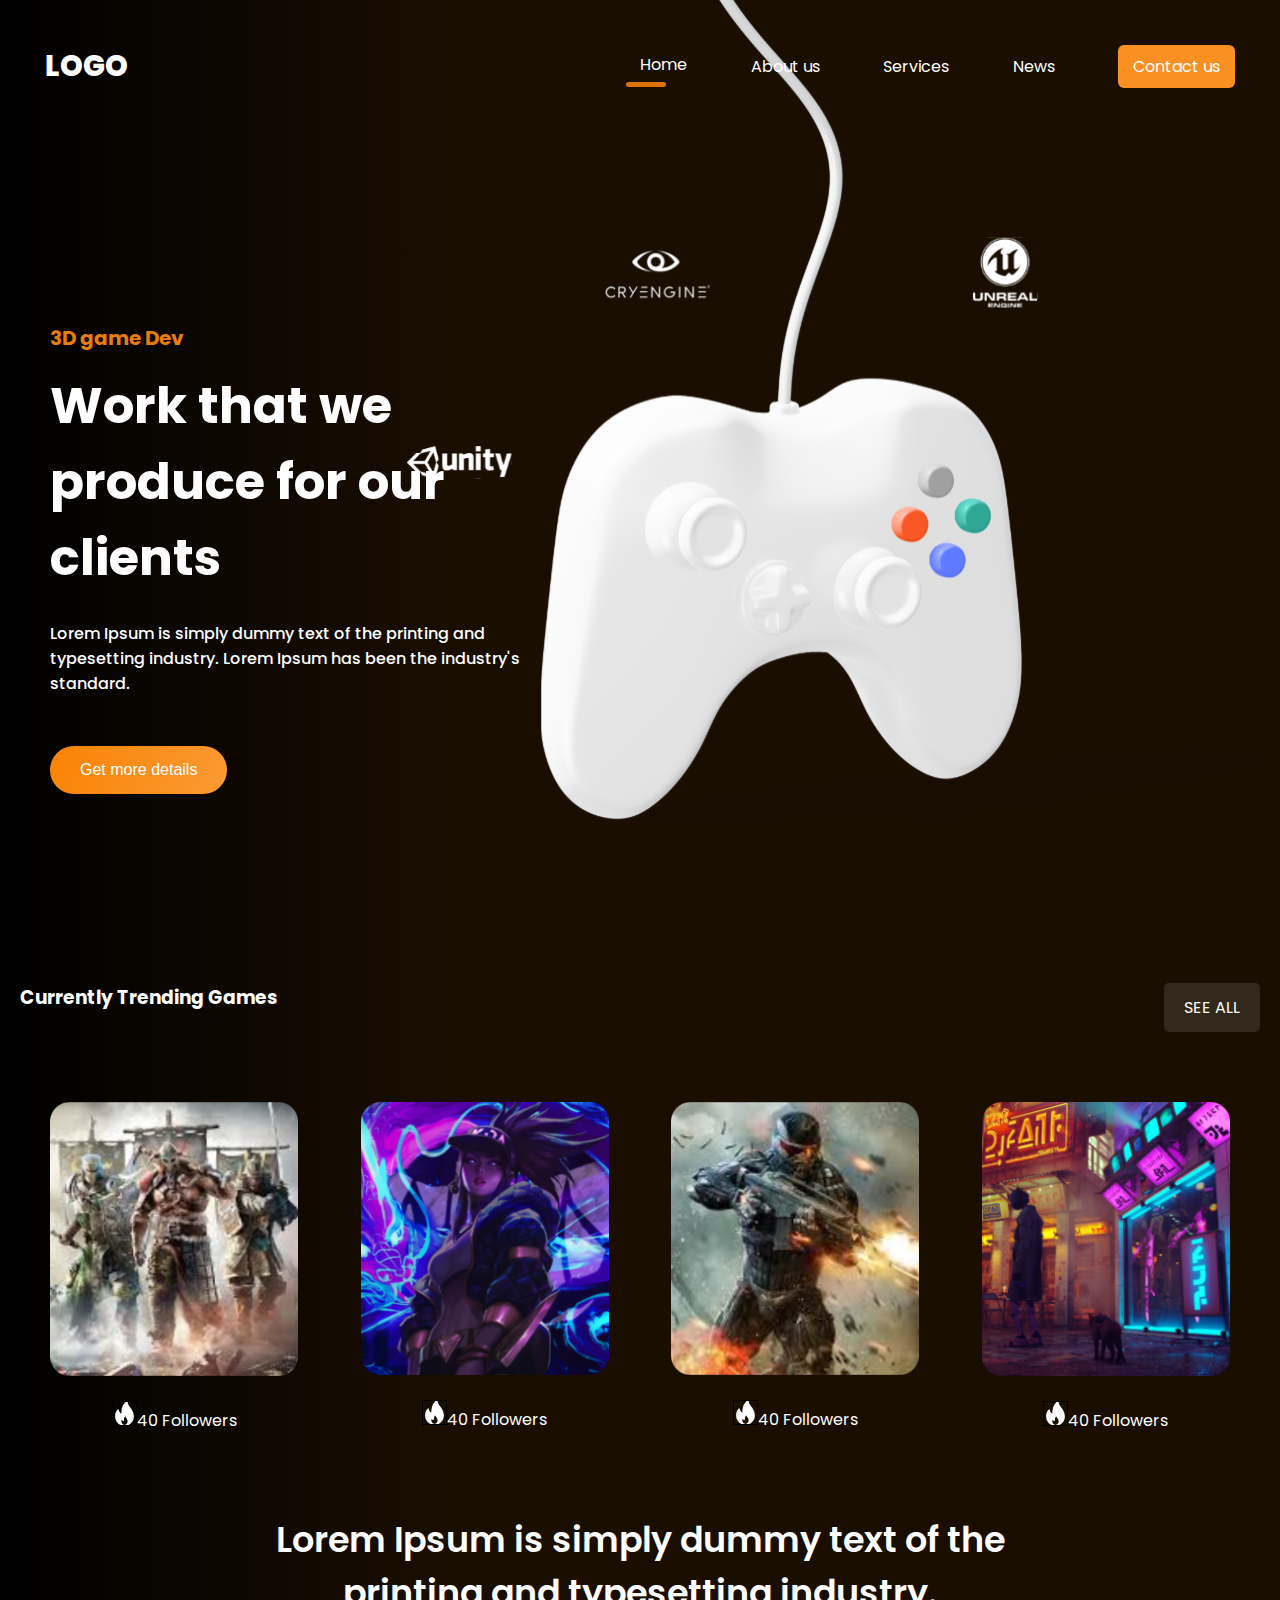
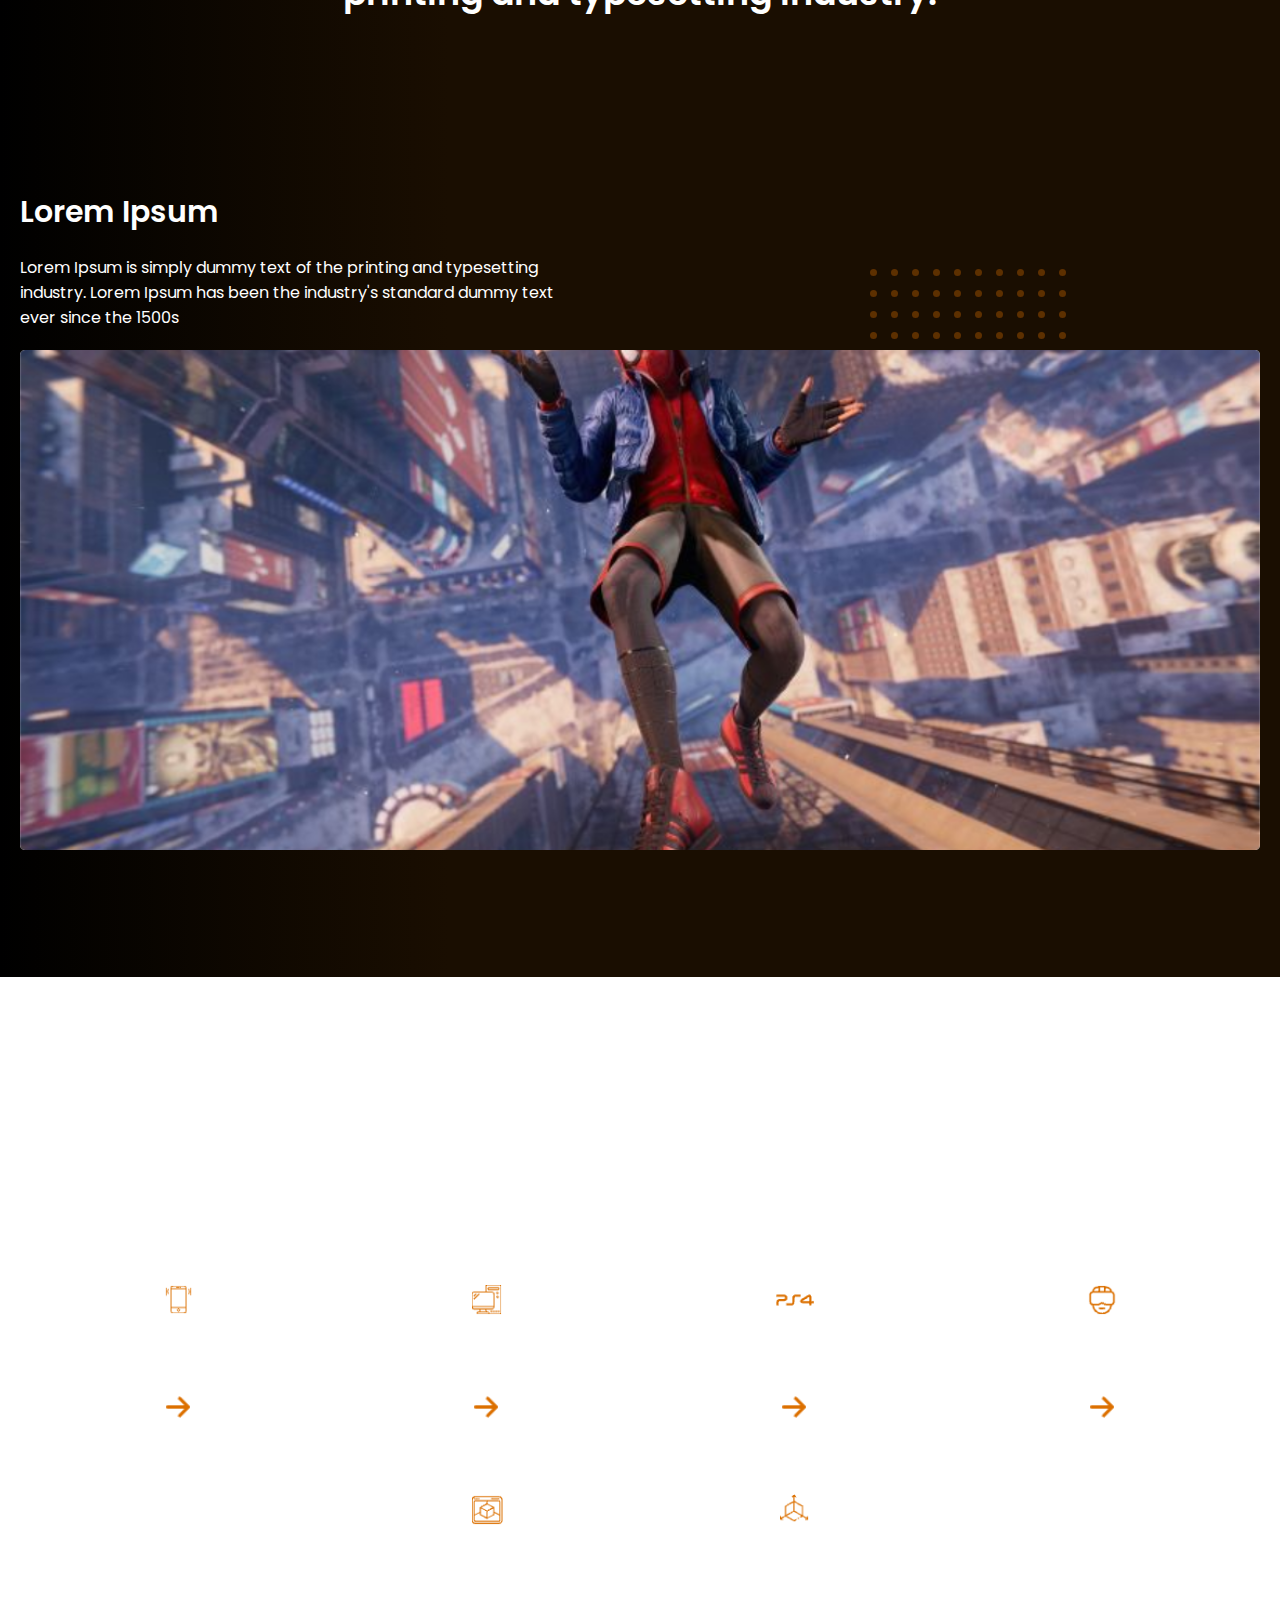
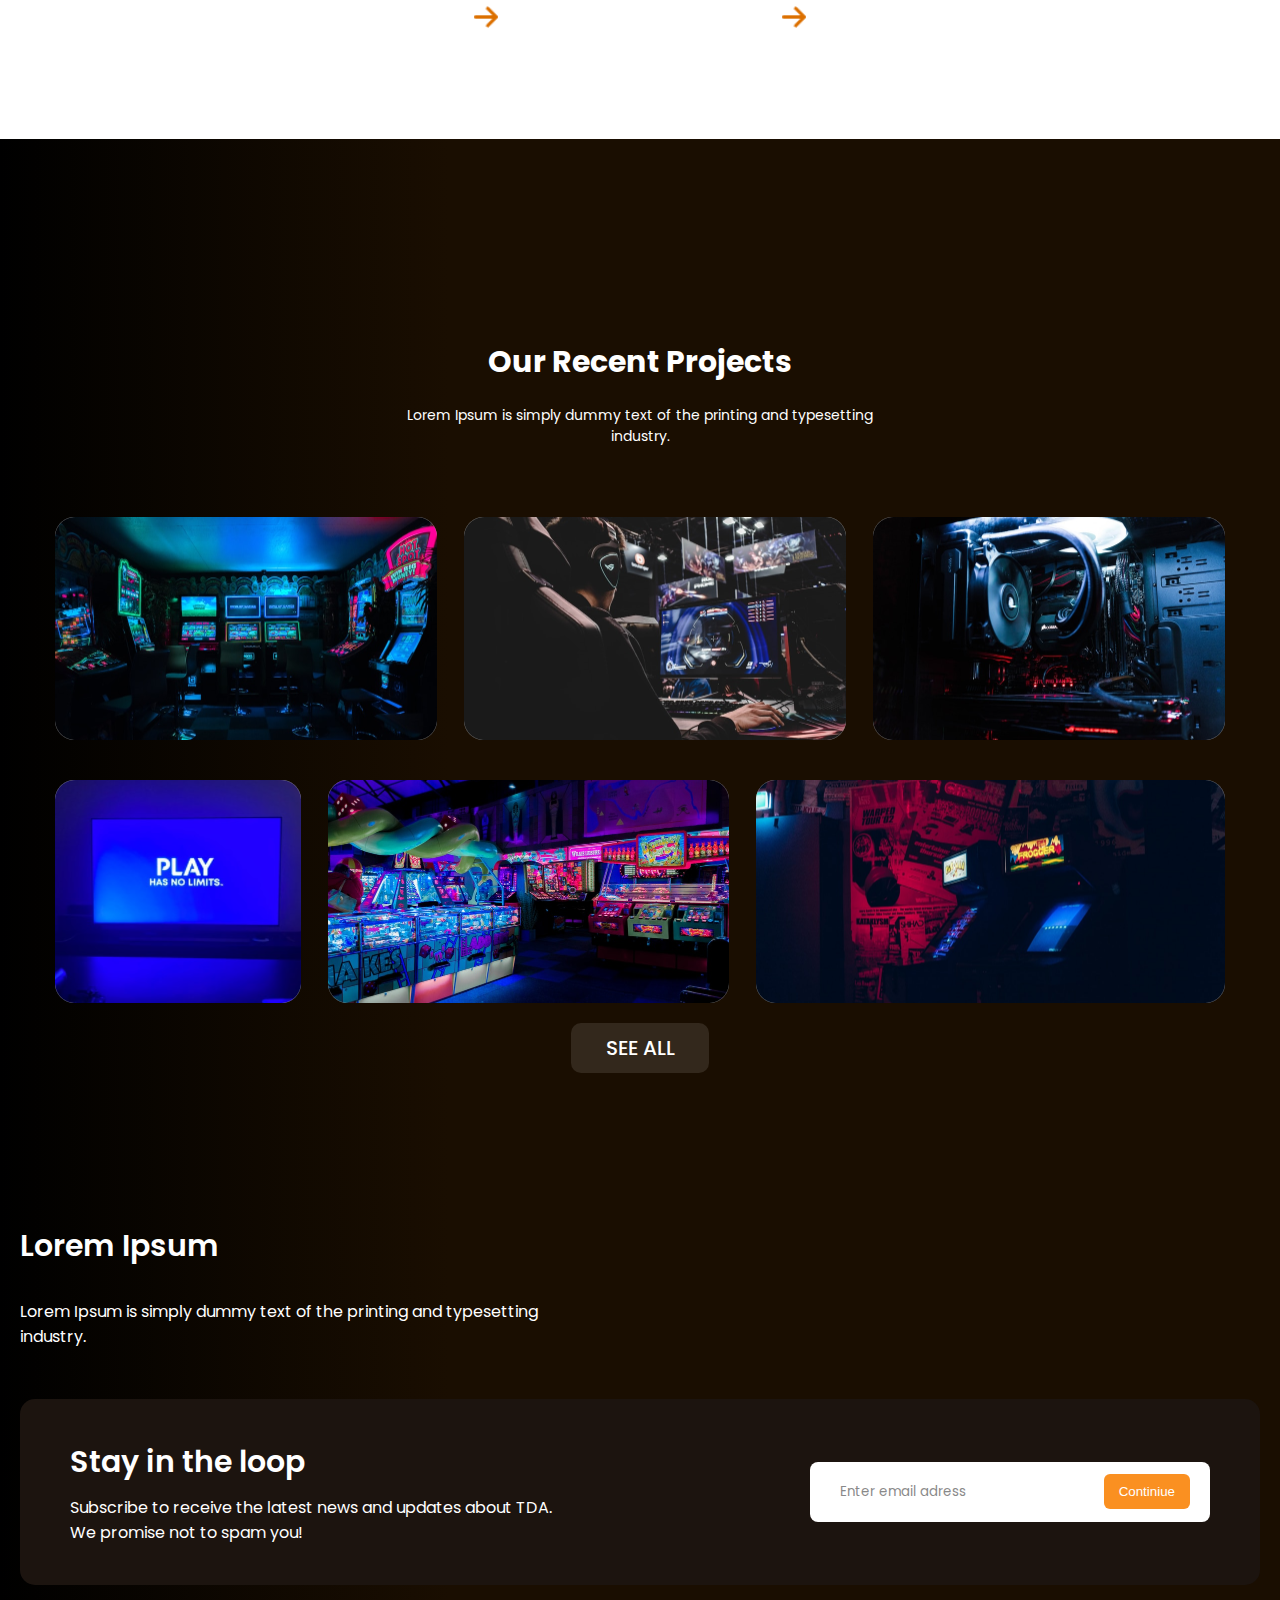
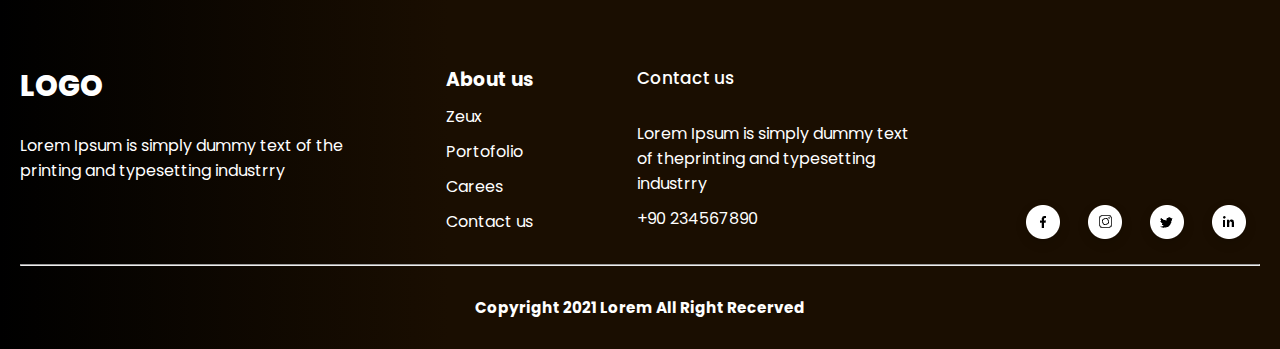
<file: index.html>
<!DOCTYPE html>
<html lang="en">
  <head>
    <meta charset="UTF-8" />
    <meta name="viewport" content="width=device-width, initial-scale=1.0" />
    <title>Document</title>
    <link rel="stylesheet" href="./style.css" />
  </head>
  <body>
    <div class="wrapper">
      <section class="head-section">
        <header class="header">
          <div class="nav-elements">
            <a href="#!" class="logo">Logo</a>
            <nav >
              <ul>
                <li class="active">
                    <a href="/">Home</a></li>
                <li><a href="/about.html">About us </a></li>
                <li><a href="/services.html">Services</a></li>
                <li><a href="./news.html">News</a></li>
                <li class="btn"><a href="./contact.html">Contact us</a></li>
              </ul>
            </nav>
          </div>
        </header>
        <div class="container">
          <div class="box-hero">
            <div class="hero--info">
              <h2>3D game Dev</h2>
              <h1>
                Work that we <br />
                produce for our <br />
                clients
              </h1>
              <div>
                <p>
                  Lorem Ipsum is simply dummy text of the printing and <br />
                  typesetting industry. Lorem Ipsum has been the industry's
                  <br />
                  standard.
                </p>
                <button class="btn">Get more details</button>
              </div>
            </div>

            <div class="img-right">
              <img class="mouse" src="./img/Joystick.svg" alt="Joystick img" />
            </div>
          </div>
        </div>
      </section>

      <div class="container">
        <div>
          <a href="#" class="see-all">SEE ALL</a>
          <h3>Currently Trending Games</h3>
        </div>
        <div class="games">
          <div class="block">
            <img src="./img/game1.png" alt="game1" />
            <span><img src="./img/fire.svg" alt="fire" />40 Followers</span>
          </div>
          <div class="block">
            <img src="./img/game2.png" alt="game1" />
            <span><img src="./img/fire.svg" alt="fire" />40 Followers</span>
          </div>
          <div class="block">
            <img src="./img/game3.png" alt="game1" />
            <span><img src="./img/fire.svg" alt="fire" />40 Followers</span>
          </div>
          <div class="block">
            <img src="./img/game4.png" alt="game1" />
            <span><img src="./img/fire.svg" alt="fire" />40 Followers</span>
          </div>
        </div>
      </div>

      <div class="container big-text">
        <p>
          Lorem Ipsum is simply dummy text of the printing and typesetting
          industry.
        </p>
      </div>

      <div class="container">
        <div class="banner">
          <div>
            <h3>Lorem Ipsum</h3>
            <h4>
              Lorem Ipsum is simply dummy text of the printing and typesetting
              industry. Lorem Ipsum has been the industry's standard dummy text
              ever since the 1500s
            </h4>
          </div>
          <img src="./img/spiderman.png" alt="" />
          <div class="circle">
            <img src="./img/circles.svg" alt="" />
          </div>
        </div>
      </div>
    </div>

<div class="features">
      <div class="container">
        <h3>
          Lorem Ipsum is simply dummy text of the printing and typesetting
          industry.
        </h3>
        <p class="title">
          Lorem Ipsum is simply dummy text of the printing and typesetting
          industry. Lorem Ipsum has been the industry's standard dummy text ever
          since the 1500s,
        </p>
        <div class="info">
          <div class="block">
            <img class="first" src="./img/feauture1.png" alt="#" />
            <p>Mobile Game Development</p>
            <img class="second" src="./img/arrow.png" alt="" />
          </div>
          <div class="block">
            <img class="first" src="./img/feauture2.png" alt="#" />
            <p>PC Game Development</p>
            <img class="second" src="./img/arrow.png" alt="" />
          </div>
          <div class="block">
            <img class="first" src="./img/feauture3.png" alt="#" />
            <p>PS4 Game Development</p>
            <img class="second" src="./img/arrow.png" alt="" />
          </div>
          <div class="block">
            <img class="first" src="./img/feauture4.png" alt="#" />
            <p>AR/VR Solutions</p>
            <img class="second" src="./img/arrow.png" alt="" />
          </div>
          <div class="block">
            <img class="first" src="./img/feauture5.png" alt="#" />
            <p>3D Modelings</p>
            <img class="second" src="./img/arrow.png" alt="" />
          </div>
          <div class="block">
            <img class="first" src="./img/feauture6.png" alt="#" />
            <p>AR/ VR design</p>
            <img class="second" src="./img/arrow.png" alt="" />
          </div>
        </div>
      </div>
    </div>

    <div class="wrapper">
      <div class="container">
        <div class="projects">
          <div>
            <h3>Our Recent Projects</h3>
            <p>
              Lorem Ipsum is simply dummy text of the printing and typesetting
              industry.
            </p>
          </div>
          <div class="images">
            <img src="./img/pr1.png" alt="#" />
            <img src="./img/pr2.png" alt="#" />
            <img src="./img/pr3.png" alt="#" />
          </div>
          <div class="images">
            <img src="./img/pr4.png" alt="#" />
            <img src="./img/pr5.png" alt="#" />
            <img src="./img/pr6.png" alt="#" />
          </div>
          <span class="btn2">
            <a href="#">SEE ALL</a>
          </span>
        </div>
      </div>

      <div class="container">
        <div class="email">
          <div>
            <h3 class="title1">Lorem Ipsum</h3>
            <p class="text">
              Lorem Ipsum is simply dummy text of the printing and typesetting
              industry.
            </p>
          </div>
          <div class="block">
            <div>
              <h3>Stay in the loop</h3>
              <p>
                Subscribe to receive the latest news and updates about TDA.
                <br />
                We promise not to spam you!
              </p>
            </div>
            <div>
              <input type="emails" placeholder="Enter email adress" />
              <button>Continiue</button>
            </div>
          </div>
        </div>
      </div>
    </div>


<footer class="wrapper">
      <div class="container">
        <div class="footer-blocks">
          <div class="footer-block">
            <span class="footer-logo">Logo</span>
            <p>
              Lorem Ipsum is simply dummy text of the <br> printing and typesetting
              industrry
            </p>
          </div>
          <div class="footer-block">
            <h3>About us</h3>
            <ul class="footer-ul">
              <li><a href="#!">Zeux</a></li>
              <li><a href="#!">Portofolio</a></li>
              <li><a href="#!">Carees</a></li>
              <li><a href="#!">Contact us</a></li>
            </ul>
          </div>
          <div class="footer-block">
            <h3 class="footer-title">Contact us</h3>
            <p class="footer-text"> Lorem Ipsum is simply dummy text  <br> 
               of theprinting and typesetting <br>
              industrry</p>
            <p>+90 234567890</p>
          </div>
          <div  class="footer-block1">
                <a href="">
                  <img src="./img/facebook.png" alt="facebook">
                </a>
                <a href="">
                  <img src="./img/instagram.png" alt="instagram">
                </a>
              
                <a href="">
                  <img src="./img/twitter.png" alt="facebook">
                </a>
              
                <a href="">
                  <img src="./img/linkedin.png" alt="facebook">
                </a>
          </div>
        </div>
        <hr>
        <div class="copyright">
          <h3>Copyright 2021 Lorem All Right Recerved</h3>
        </div>
      </div>
    </footer>
  </body>
</html>
</file>
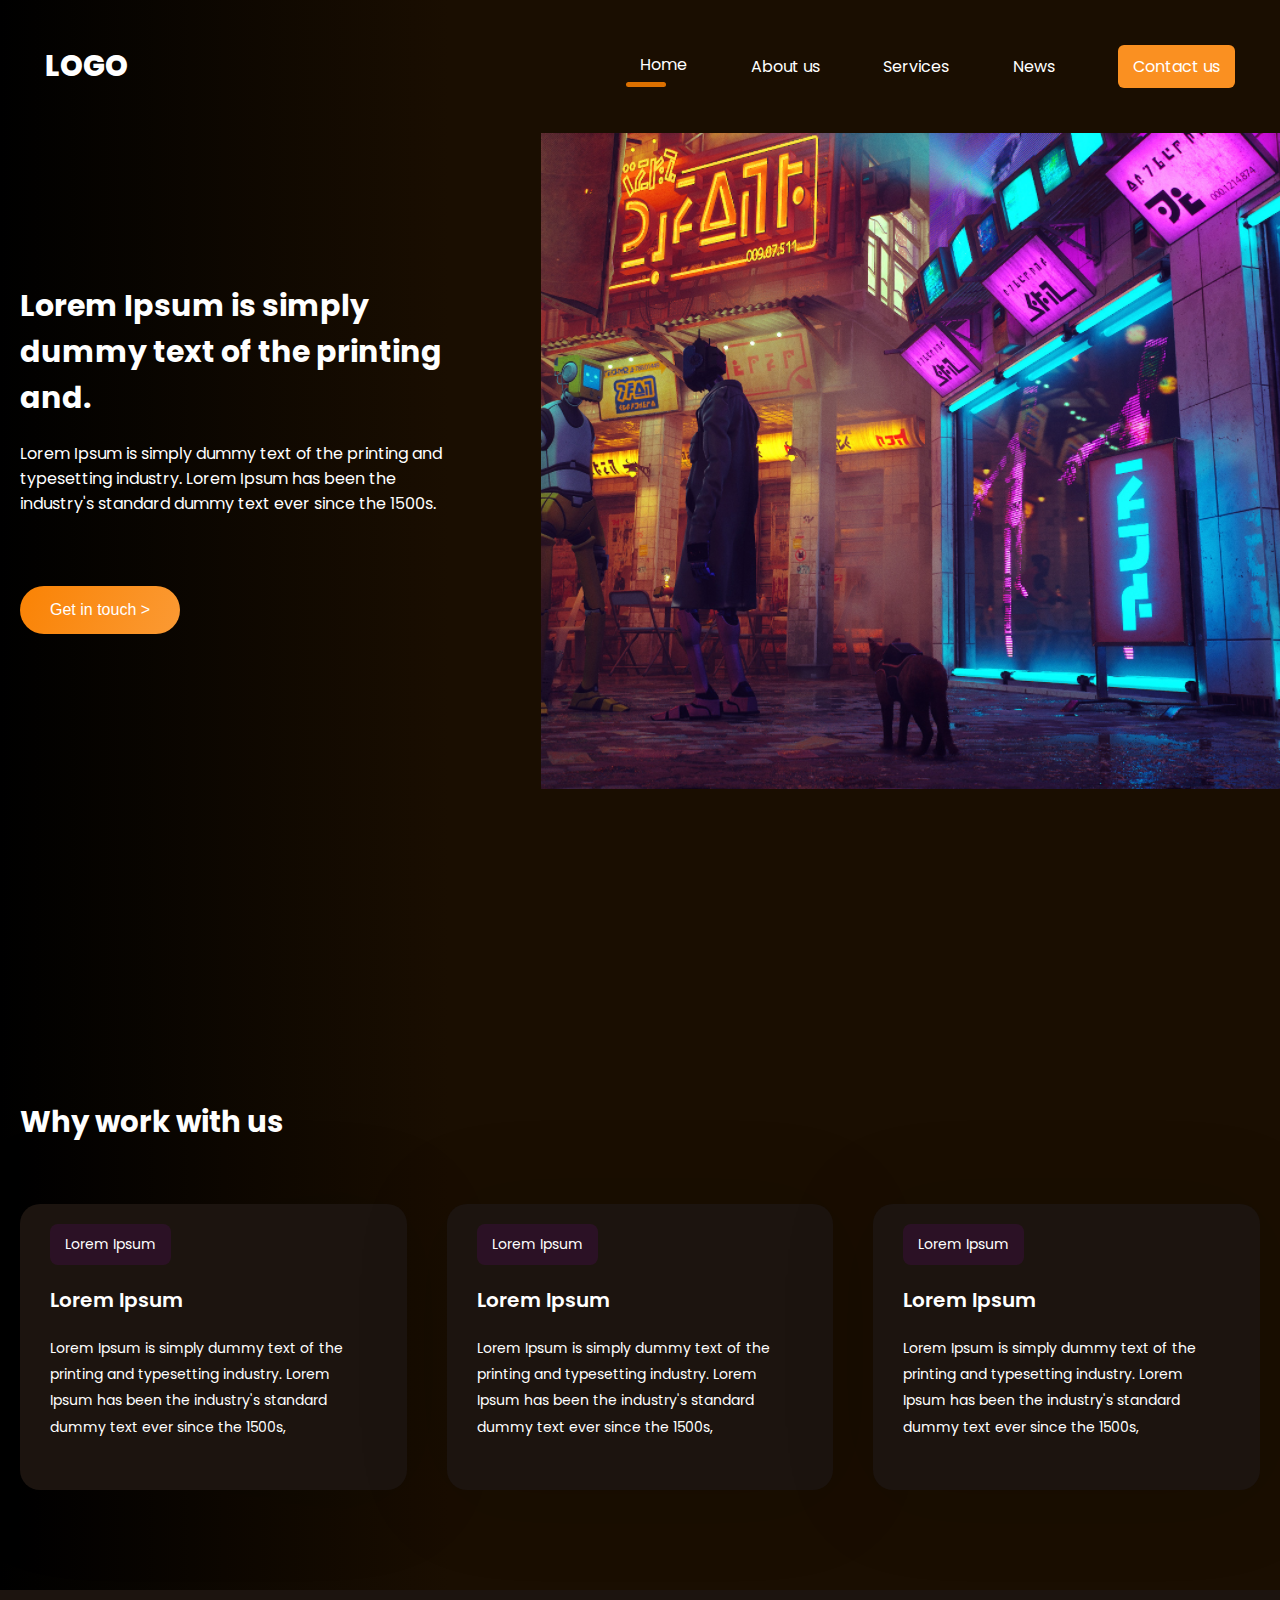
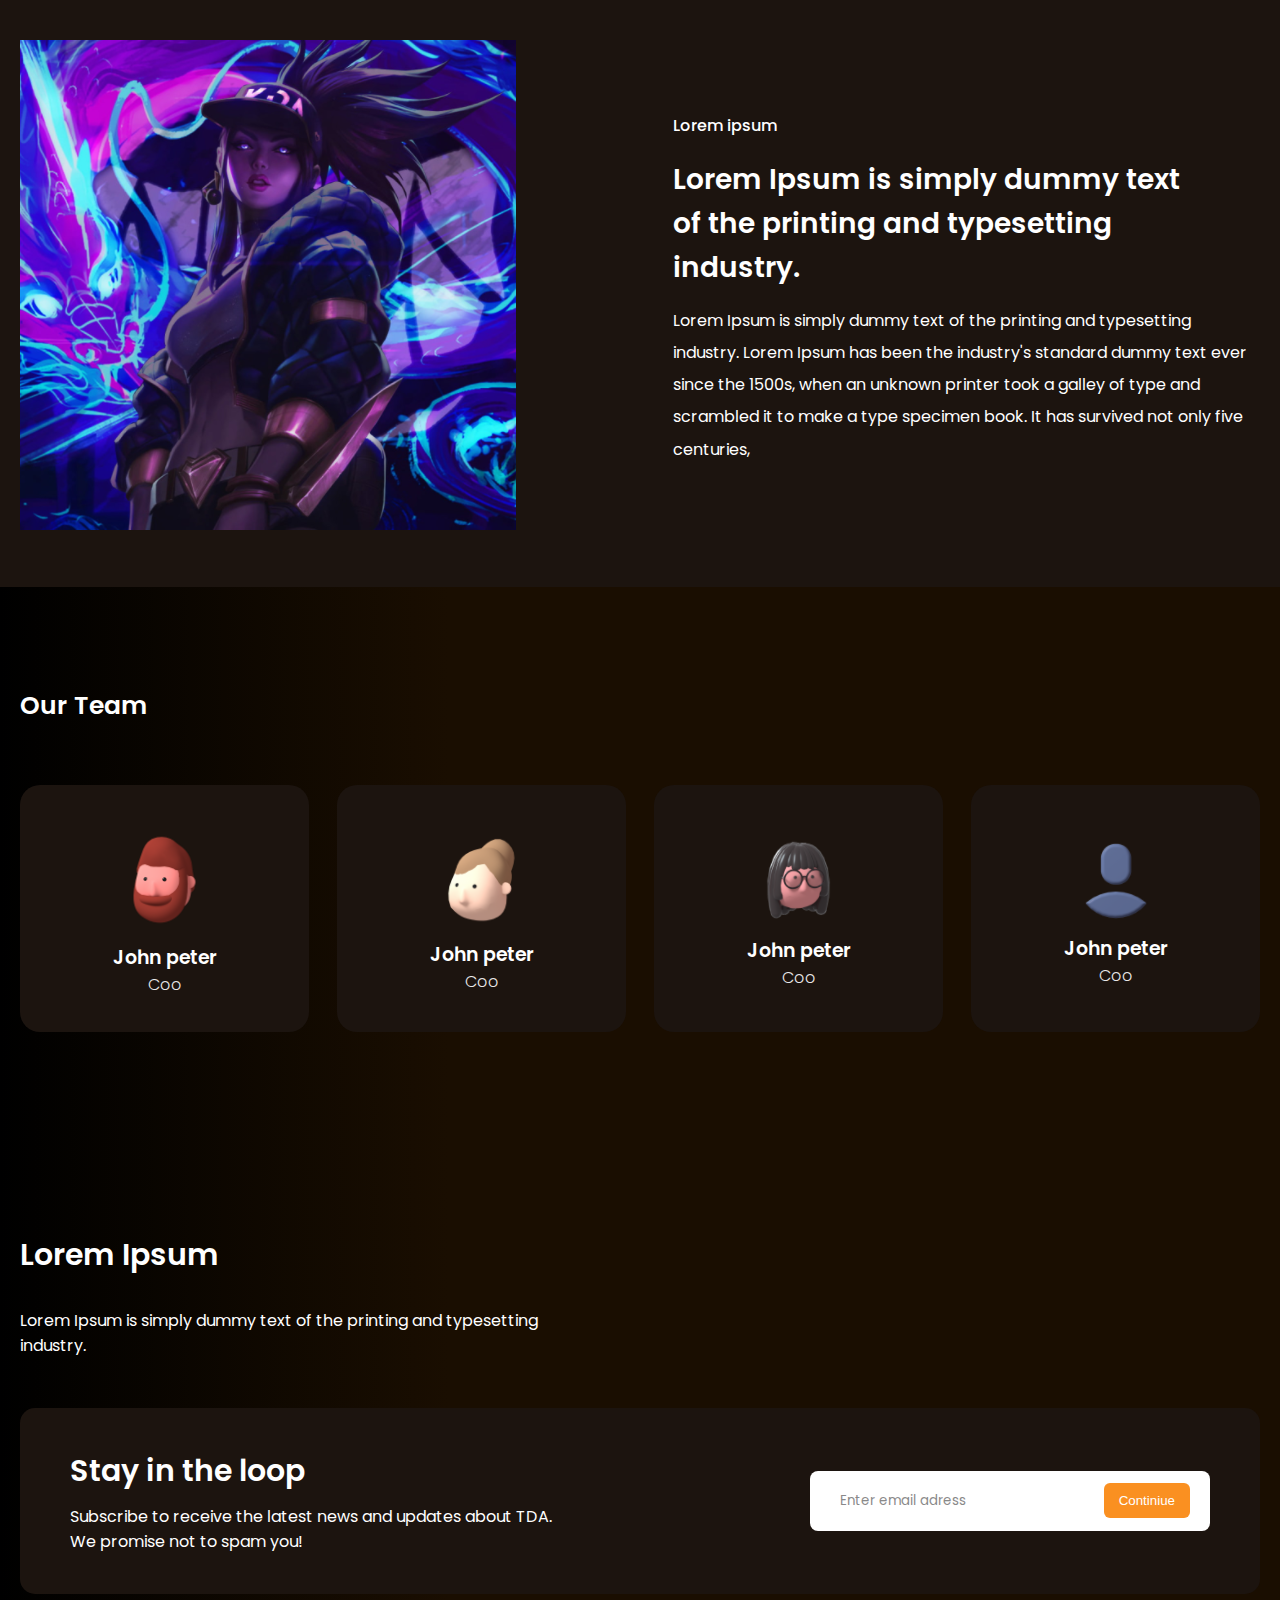
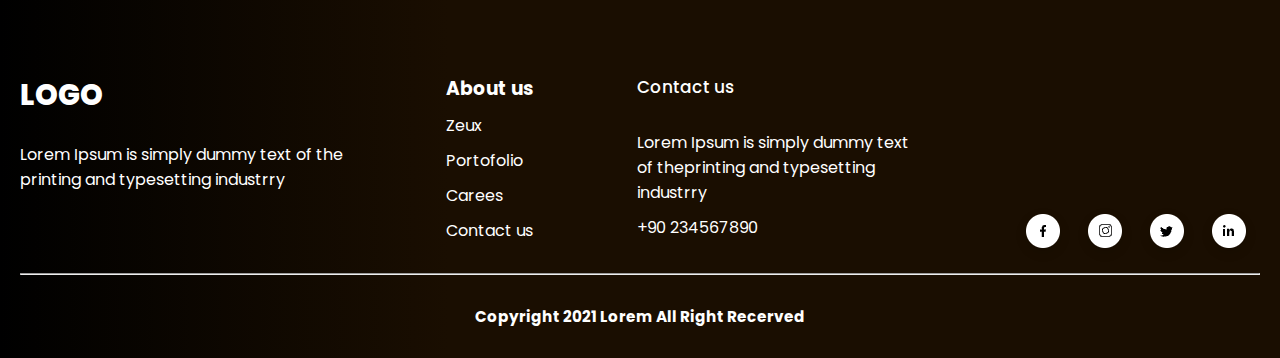
<file: about.html>
<!DOCTYPE html>
<html lang="en">
  <head>
    <meta charset="UTF-8" />
    <meta name="viewport" content="width=device-width, initial-scale=1.0" />
    <title>Document</title>
    <link rel="stylesheet" href="./style.css" />
    <link rel="stylesheet" href="./about.css" />
  </head>
  <body>
    <div class="wrapper">
      <section class="head-section">
        <header class="header">
          <div class="nav-elements">
            <a href="#!" class="logo">Logo</a>
            <nav>
              <ul>
                <li class="active">
                  <a href="/">Home</a>
                </li>
                <li><a href="/about.html">About us </a></li>
                <li><a href="/services.html">Services</a></li>
                <li><a href="./news.html">News</a></li>
                <li class="btn"><a href="./contact.html">Contact us</a></li>
              </ul>
            </nav>
          </div>
        </header>

        <div class="container">
          <div class="box-about">
            <div class="hero-about-info">
              <h3>
                Lorem Ipsum is simply <br />
                dummy text of the printing <br />
                and.
              </h3>
              <p>
                Lorem Ipsum is simply dummy text of the printing and <br />
                typesetting industry. Lorem Ipsum has been the <br />
                industry's standard dummy text ever since the 1500s.
              </p>
              <button class="btn">Get in touch ></button>
            </div>

            <div class="about-img-right">
              <img src="./img/heroimg.png" alt="heroimg" />
            </div>
          </div>
        </div>
      </section>

      <!-- cards -->
      <section class="cards">
        <div class="container">
          <div class="work">
            <h3>Why work with us</h3>
          </div>

          <div class="cards-block">
            <div class="card">
              <h3 class="card-title">Lorem Ipsum</h3>
              <h2 class="card-text">Lorem Ipsum</h2>
              <p class="card-description">
                Lorem Ipsum is simply dummy text of the printing and typesetting
                industry. Lorem Ipsum has been the industry's standard dummy
                text ever since the 1500s,
              </p>
            </div>
            <div class="card">
              <h3 class="card-title">Lorem Ipsum</h3>
              <h2 class="card-text">Lorem Ipsum</h2>
              <p class="card-description">
                Lorem Ipsum is simply dummy text of the printing and typesetting
                industry. Lorem Ipsum has been the industry's standard dummy
                text ever since the 1500s,
              </p>
            </div>
            <div class="card">
              <h3 class="card-title">Lorem Ipsum</h3>
              <h2 class="card-text">Lorem Ipsum</h2>
              <p class="card-description">
                Lorem Ipsum is simply dummy text of the printing and typesetting
                industry. Lorem Ipsum has been the industry's standard dummy
                text ever since the 1500s,
              </p>
            </div>
          </div>
        </div>
      </section>
    </div>
    

    <div class="section">
      <div class="container">
        <div class="section-content">
            <div class="content-img" >
                <img  src="./img/heroimg2.png" alt="heroimg" />
            </div>
      
              <div class="section-desc">
                <h3 class="section-desc-title">Lorem ipsum</h3>
                <p class="section-desc-text">
                  Lorem Ipsum is simply dummy text <br>
                   of the printing and typesetting  <br>
                  industry.
                </p>
                <p class="section-desc-description">
                  Lorem Ipsum is simply dummy text of the printing and typesetting 
                  industry. Lorem Ipsum has been the industry's standard dummy  text
                  ever since the 1500s, when an unknown printer took a galley of  type
                  and scrambled it to make a type specimen book. It has  survived not
                  only five centuries,
                </p>
              </div>
        </div>
      </div>
    </div>




    <div class="wrapper">
        <div class="container">
            <div class="team"> 
              <h3>Our Team</h3>
              <div class="team-blocks">
                <div class="team-block">
                  <img src="./img/team1.png" alt="team1" />
                  <h4>John peter</h4>
                  <p>Coo</p>
                </div>
                <div class="team-block">
                  <img src="./img/team2.png" alt="team2" />
                  <h4>John peter</h4>
                  <p>Coo</p>
                </div>
                <div class="team-block">
                  <img src="./img/team3.png" alt="team3" />
                  <h4>John peter</h4>
                  <p>Coo</p>
                </div>
                <div class="team-block">
                  <img src="./img/team4.png" alt="team4" />
                  <h4>John peter</h4>
                  <p>Coo</p>
                </div>
              </div>
            </div>

            <div class="email">
              <div>
                <h3 class="title1">Lorem Ipsum</h3>
                <p class="text">
                  Lorem Ipsum is simply dummy text of the printing and typesetting
                  industry.
                </p>
              </div>
              <div class="block">
                <div>
                  <h3>Stay in the loop</h3>
                  <p>
                    Subscribe to receive the latest news and updates about TDA.
                    <br />
                    We promise not to spam you!
                  </p>
                </div>
                <div>
                  <input type="emails" placeholder="Enter email adress" />
                  <button>Continiue</button>
                </div>
              </div>
            </div>
          </div>
    </div>

    <footer class="wrapper">
      <div class="container">
        <div class="footer-blocks">
          <div class="footer-block">
            <span class="footer-logo">Logo</span>
            <p>
              Lorem Ipsum is simply dummy text of the <br />
              printing and typesetting industrry
            </p>
          </div>
          <div class="footer-block">
            <h3>About us</h3>
            <ul class="footer-ul">
              <li><a href="#!">Zeux</a></li>
              <li><a href="#!">Portofolio</a></li>
              <li><a href="#!">Carees</a></li>
              <li><a href="#!">Contact us</a></li>
            </ul>
          </div>
          <div class="footer-block">
            <h3 class="footer-title">Contact us</h3>
            <p class="footer-text">
              Lorem Ipsum is simply dummy text <br />
              of theprinting and typesetting <br />
              industrry
            </p>
            <p>+90 234567890</p>
          </div>
          <div class="footer-block1">
            <a href="">
              <img src="./img/facebook.png" alt="facebook" />
            </a>
            <a href="">
              <img src="./img/instagram.png" alt="instagram" />
            </a>

            <a href="">
              <img src="./img/twitter.png" alt="facebook" />
            </a>

            <a href="">
              <img src="./img/linkedin.png" alt="facebook" />
            </a>
          </div>
        </div>
        <hr />
        <div class="copyright">
          <h3>Copyright 2021 Lorem All Right Recerved</h3>
        </div>
      </div>
    </footer>
  </body>
</html>
</file>
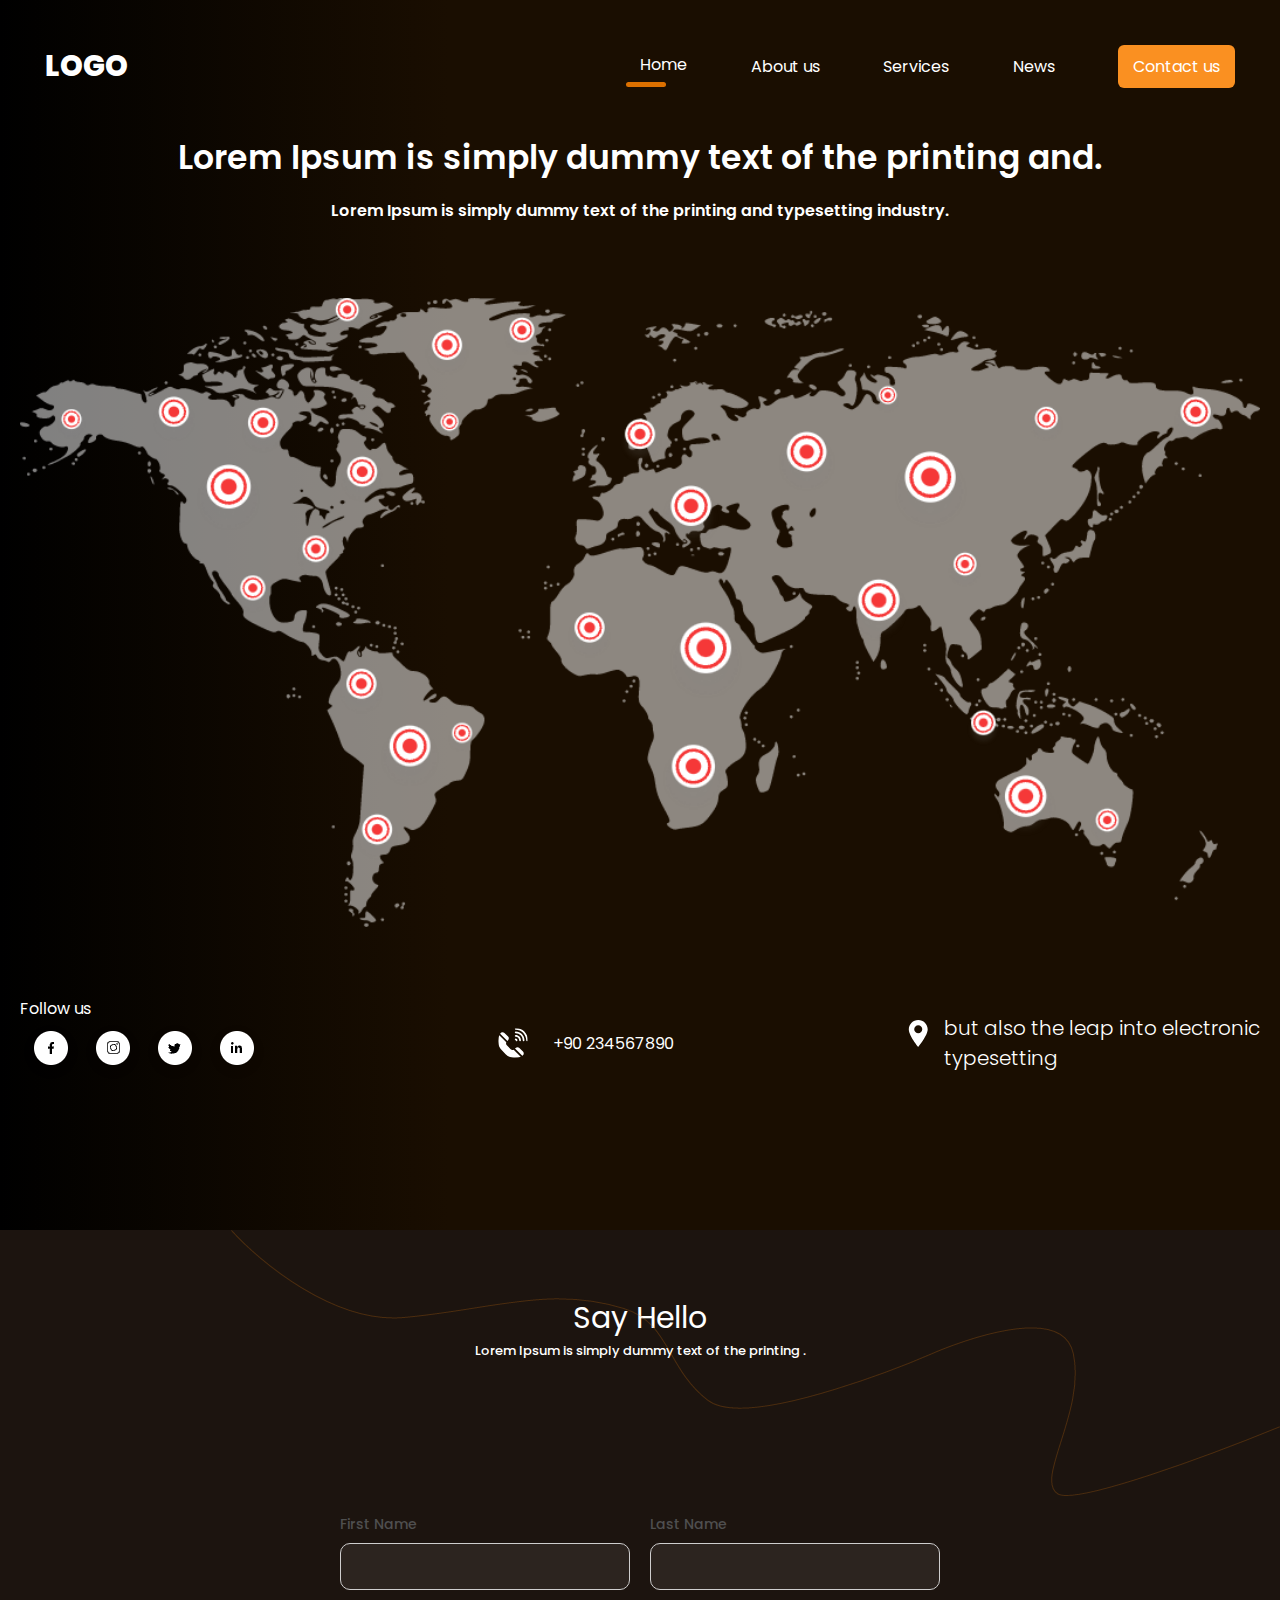
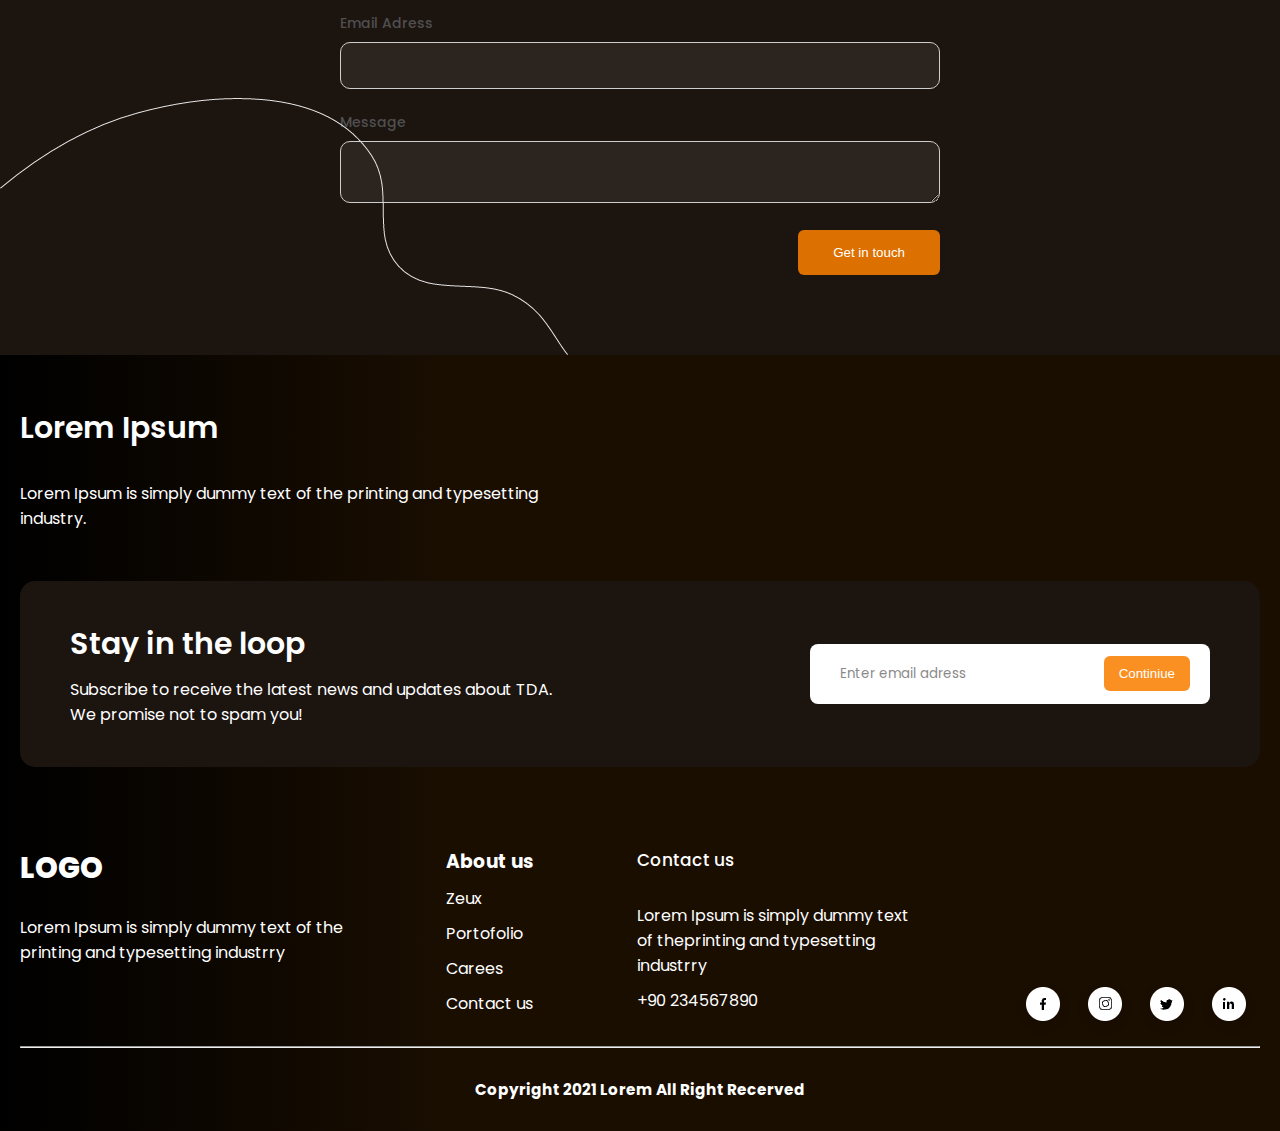
<file: contact.html>
<!DOCTYPE html>
<html lang="en">
  <head>
    <meta charset="UTF-8" />
    <meta name="viewport" content="width=device-width, initial-scale=1.0" />
    <title>Document</title>
    <link rel="stylesheet" href="./style.css" />
    <link rel="stylesheet" href="./contact.css" />
  </head>
  <body>
    <div class="wrapper">
      <section class="head-section">
        <header class="header">
          <div class="nav-elements">
            <a href="#!" class="logo">Logo</a>
            <nav>
                <ul>
                    <li class="active">
                        <a href="/">Home</a></li>
                    <li><a href="/about.html">About us </a></li>
                    <li><a href="/services.html">Services</a></li>
                    <li><a href="./news.html">News</a></li>
                    <li class="btn"><a href="./contact.html">Contact us</a></li>
                </ul>
            </nav>
          </div>
        </header>

        <div class="map">
          <div class="container">
            <div class="map-block">
                <div class="map-desc">
                  <h3 class="map-title">Lorem Ipsum is simply dummy text of the printing and.</h3>
                <p class="map-text">
                  Lorem Ipsum is simply dummy text of the printing and typesetting industry. 
                </p>
                </div>
                <img class="map-img" src="./img/map.png" alt="map">
            </div>

            <div class="contact-block">
                  <div class="follow">
                    <div class="follow-text">Follow us</div>
                      <div  class="footer-block1">
                        <a href="#">
                          <img src="./img/facebook.png" alt="facebook">
                        </a>
                        <a href="#">
                          <img src="./img/instagram.png" alt="instagram">
                        </a>
                      
                        <a href="#">
                          <img src="./img/twitter.png" alt="facebook">
                        </a>
                      
                        <a href="#">
                          <img src="./img/linkedin.png" alt="facebook">
                        </a>
                      </div>
                  </div>

                  <div class="phone">
                    <img src="./img/phone.svg" alt="phone" class="phone-img">
                    <p class="phone-numb">
                      +90 234567890
                    </p>
                  </div>
                  
                  <div class="location">
                    <img src="./img/location.svg" alt="location" class="location-img">
                    <p class="location-text">
                      but also the leap into electronic <br>
                      typesetting
                    </p>
                   </div>
            </div>

            

          </div>
        </div>
      </section>
    </div>

    <div class="form">
        <div class="line">
          <div >
            <img class="line1" src="./img/line1.png" alt="">
          </div>
          <div >
            <img class="line2" src="./img/line2.png" alt="">
          </div>
        </div>
        <div class="container">
          <div class="form-block">
              <div class="form-about">
                  <h3 class="form-text">
                    Say Hello
                  </h3>
                  <p class="form-title">
                    Lorem Ipsum is simply dummy text of the printing .
                  </p>
              </div>

              <div class="form-input">
                <div class="input-name">
                  <div class="first-name">
                    <label class="input-text">
                      First Name
                    </label>
                    <input type="text" class="input">
                  </div>
                  <div class="last-name">
                    <label class="input-text">
                      Last Name
                    </label>
                    <input type="text" class="input">
                  </div>
                </div>

                <div class="input-email">
                  <label class="input-text">Email Adress</label>
                  <input type="email" class="mailadress">
                </div>

                <div class="input-message">
                  <label class="input-text">Message</label>
                  <textarea class="input-textarea"></textarea>
                </div>
                <button class="contact-btn">Get in touch</button>
              </div>

              <div class="form-btn">
              </div>
            </div>
        </div>
    </div>

      <div class="wrapper">  
          <div class="container">
            <div class="email">
              <div>
                <h3 class="title1">Lorem Ipsum</h3>
                <p class="text">
                  Lorem Ipsum is simply dummy text of the printing and typesetting
                  industry.
                </p>
              </div>
              <div class="block">
                <div>
                  <h3>Stay in the loop</h3>
                  <p>
                    Subscribe to receive the latest news and updates about TDA.
                    <br />
                    We promise not to spam you!
                  </p>
                </div>
                <div>
                  <input type="emails" placeholder="Enter email adress" />
                  <button>Continiue</button>
                </div>
              </div>
           </div>
          </div>
      </div>
    
    <footer class="wrapper">
      <div class="container">
        <div class="footer-blocks">
          <div class="footer-block">
            <span class="footer-logo">Logo</span>
            <p>
              Lorem Ipsum is simply dummy text of the <br> printing and typesetting
              industrry
            </p>
          </div>
          <div class="footer-block">
            <h3>About us</h3>
            <ul class="footer-ul">
              <li><a href="#!">Zeux</a></li>
              <li><a href="#!">Portofolio</a></li>
              <li><a href="#!">Carees</a></li>
              <li><a href="#!">Contact us</a></li>
            </ul>
          </div>
          <div class="footer-block">
            <h3 class="footer-title">Contact us</h3>
            <p class="footer-text"> Lorem Ipsum is simply dummy text  <br> 
               of theprinting and typesetting <br>
              industrry</p>
            <p>+90 234567890</p>
          </div>
          <div  class="footer-block1">
                <a href="">
                  <img src="./img/facebook.png" alt="facebook">
                </a>
                <a href="">
                  <img src="./img/instagram.png" alt="instagram">
                </a>
              
                <a href="">
                  <img src="./img/twitter.png" alt="facebook">
                </a>
              
                <a href="">
                  <img src="./img/linkedin.png" alt="facebook">
                </a>
          </div>
        </div>
        <hr>
        <div class="copyright">
          <h3>Copyright 2021 Lorem All Right Recerved</h3>
        </div>
      </div>
    </footer>
  </body>
</html>
</file>
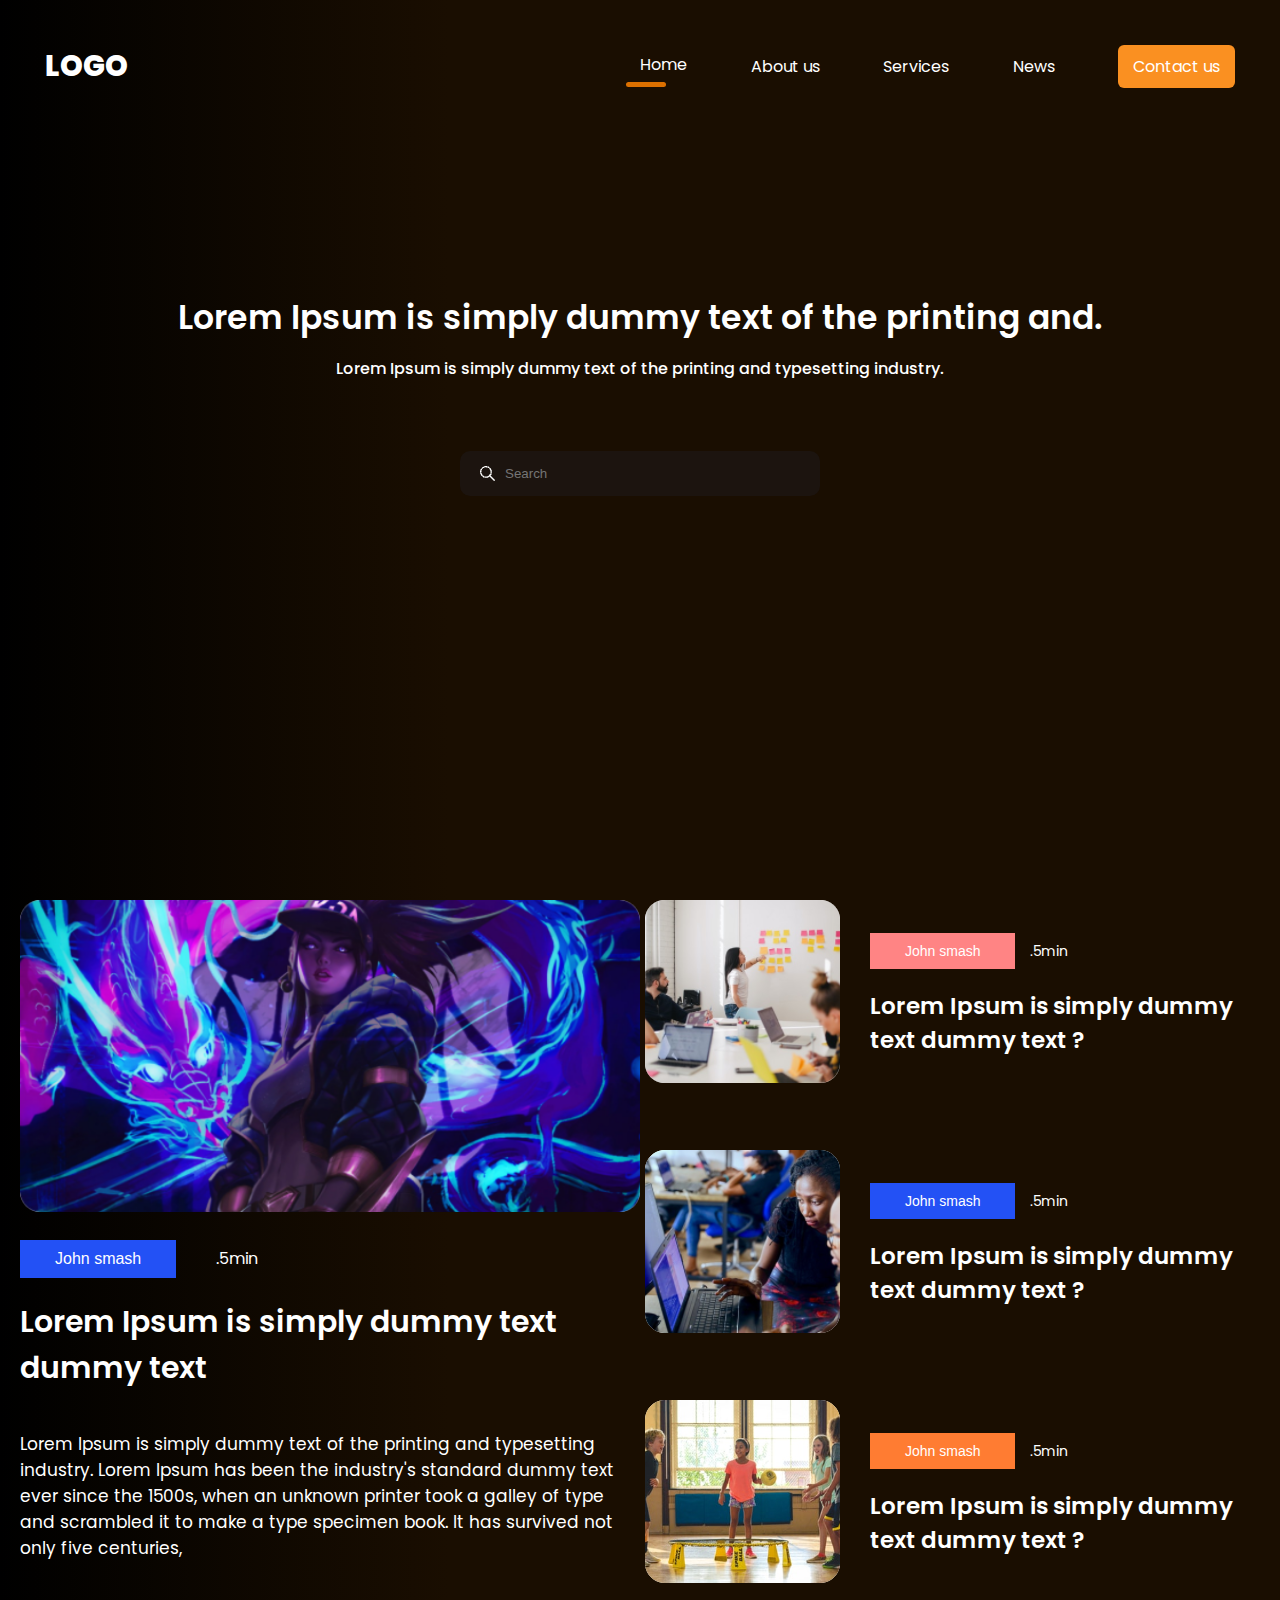
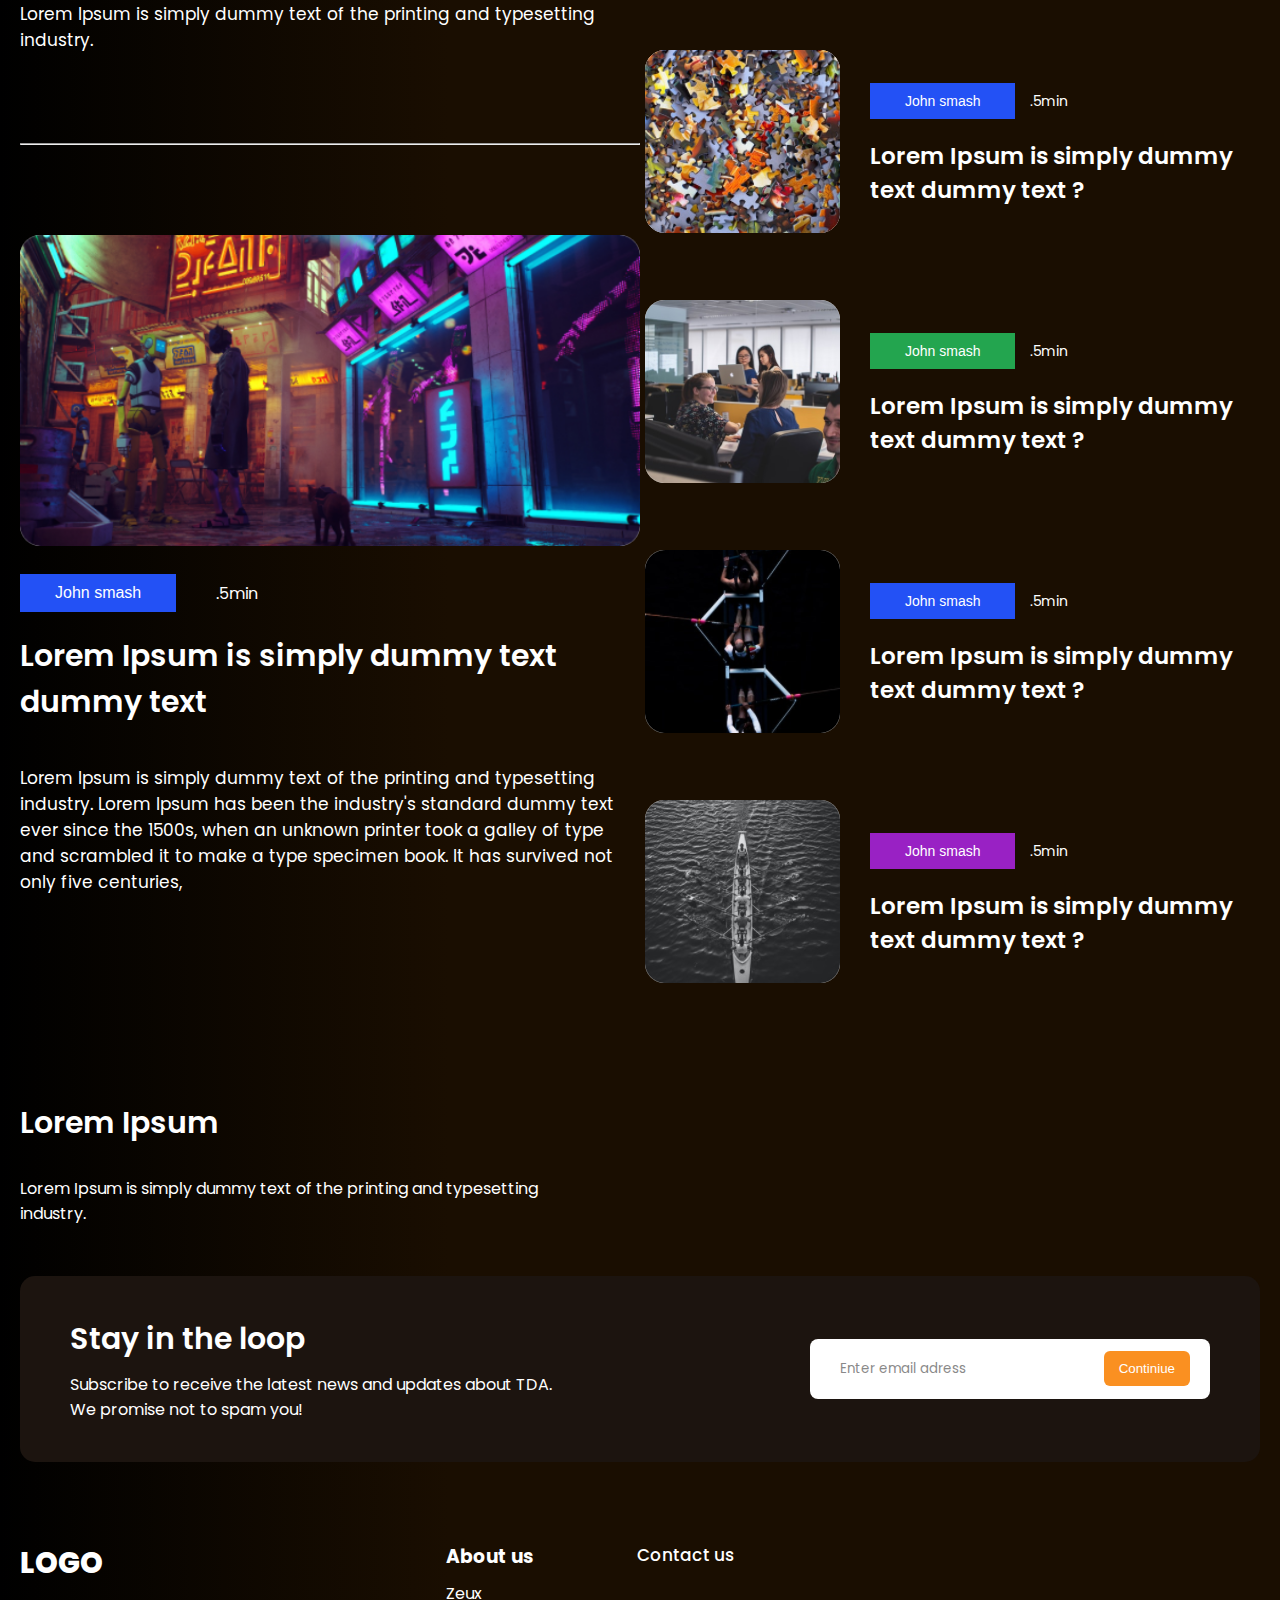
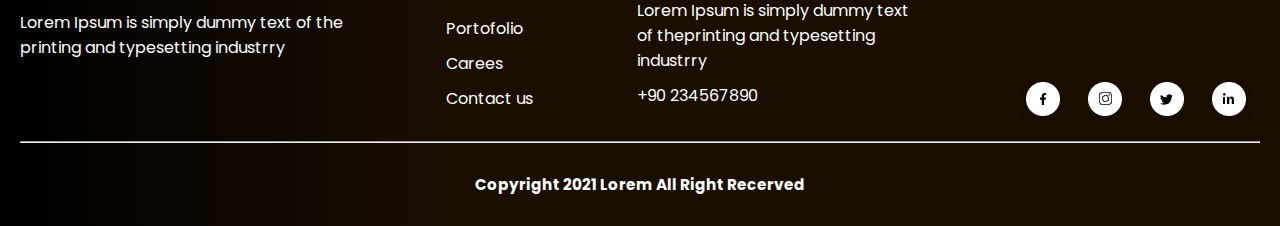
<file: news.html>
<!DOCTYPE html>
<html lang="en">
  <head>
    <meta charset="UTF-8" />
    <meta name="viewport" content="width=device-width, initial-scale=1.0" />
    <title>Document</title>
    <link rel="stylesheet" href="./style.css" />
    <link rel="stylesheet" href="./new.css" />
  </head>
  <body>
    <div class="wrapper">
      <section class="head-section">
        <header class="header">
          <div class="nav-elements">
            <a href="#!" class="logo">Logo</a>
            <nav>
                <ul>
                    <li class="active">
                        <a href="/">Home</a></li>
                    <li><a href="/about.html">About us </a></li>
                    <li><a href="/services.html">Services</a></li>
                    <li><a href="./news.html">News</a></li>
                    <li class="btn"><a href="./contact.html">Contact us</a></li>
                </ul>
            </nav>
          </div>
        </header>
        <div class="container">
          <div class="news">
              <h3 class="news-title">
                Lorem Ipsum is simply dummy text of the printing and.
              </h3>
              <p class="news-text">
                Lorem Ipsum is simply dummy text of the printing and typesetting industry. 
              </p>
              <div class="news-search">
                <img src="./img/serch.png" alt="" class="seach-icon">
                <input type="text" class="news-input" placeholder="Search">
              </div>
          </div>
        </div>
      </section>

      
      <!-- News Content -->
      <div class="news-content">
        <div class="container">
          <div class="news-left">
            <div class="news-content-left">
              <img  class="news-img" src="./img/newsimg1.png" alt="">
              <div class="click">
                <button class="click-btn">John smash</button>
                <p class="time">.5min</p>
              </div>
              <div class="news-content-about">
                <h3 class="content-title">
                  Lorem Ipsum is simply dummy text dummy text 
                </h3>
                <p class="content-text">
                  Lorem Ipsum is simply dummy text of the printing and typesetting industry. 
                  Lorem Ipsum has been the industry's standard dummy text ever since the 1500s, when an unknown printer took a galley of type
                  and scrambled it to make a type specimen book. It has survived not only five centuries,
                </p>
                <p class="content-desc">
                  Lorem Ipsum is simply dummy text of the printing and typesetting industry. 
                </p>
              </div>
              <hr class="hr"> 
            </div>
  
            <div class="news-content-left">
              <img class="news-img" src="./img/newsimg2.png" alt="">
              <div class="click">
                <button class="click-btn">John smash</button>
                <p class="time">.5min</p>
              </div>
              <div class="news-content-about">
                <h3 class="content-title">
                  Lorem Ipsum is simply dummy text dummy text 
                </h3>
                <p class="content-text">
                  Lorem Ipsum is simply dummy text of the printing and typesetting industry. 
                  Lorem Ipsum has been the industry's standard dummy text ever since the 1500s, when an unknown printer took a galley of type
                  and scrambled it to make a type specimen book. It has survived not only five centuries,
                </p>
                <!-- <p class="content-desc">
                  Lorem Ipsum is simply dummy text of the printing and typesetting industry. 
                </p> -->
              </div>
            </div>
          </div>


          <div class="news-right">
            <div class="news-content-right">
              <div class="news-blocks"> 
                <div class="news-block">
                    <div class="block-img">
                      <img src="./img/news1.png" alt="1">
                    </div>
                    <div class="block-content">
                      <div class="block-click">
                        <button class="block-btn pink">John smash</button>
                        <p class="block-time">.5min</p>
                      </div>
                      <p class="block-text">Lorem Ipsum is simply dummy  text dummy text ? </p>
                    </div>
                </div>
                  
                <div class="news-block">
                    <div class="block-img">
                      <img src="./img/news2.png" alt="2">
                    </div>
                    <div class="block-content">
                      <div class="block-click">
                        <button class="block-btn">John smash</button>
                        <p class="block-time">.5min</p>
                      </div>
                      <p class="block-text">Lorem Ipsum is simply dummy  text dummy text ? </p>
                    </div>
                </div>
                  
                <div class="news-block">
                    <div class="block-img">
                      <img src="./img/news3.png" alt="3">
                    </div>
                    <div class="block-content">
                      <div class="block-click">
                        <button class="block-btn orange">John smash</button>
                        <p class="block-time">.5min</p>
                      </div>
                      <p class="block-text">Lorem Ipsum is simply dummy  text dummy text ? </p>
                    </div>
                </div>
                  
                <div class="news-block">
                    <div class="block-img">
                      <img src="./img/news4.png" alt="4">
                    </div>
                    <div class="block-content">
                      <div class="block-click">
                        <button class="block-btn">John smash</button>
                        <p class="block-time">.5min</p>
                      </div>
                      <p class="block-text">Lorem Ipsum is simply dummy  text dummy text ? </p>
                    </div>
                </div>
                  
                <div class="news-block">
                    <div class="block-img">
                      <img src="./img/news5.png" alt="5">
                    </div>
                    <div class="block-content">
                      <div class="block-click">
                        <button class="block-btn green">John smash</button>
                        <p class="block-time">.5min</p>
                      </div>
                      <p class="block-text">Lorem Ipsum is simply dummy  text dummy text ? </p>
                    </div>
                </div>
                  
                <div class="news-block">
                    <div class="block-img">
                      <img src="./img/news6.png" alt="6">
                    </div>
                    <div class="block-content">
                      <div class="block-click">
                        <button class="block-btn ">John smash</button>
                        <p class="block-time">.5min</p>
                      </div>
                      <p class="block-text">Lorem Ipsum is simply dummy  text dummy text ? </p>
                    </div>
                </div>
                  
                <div class="news-block">
                    <div class="block-img">
                      <img src="./img/news7.png" alt="7">
                    </div>
                    <div class="block-content">
                      <div class="block-click">
                        <button class="block-btn violet">John smash</button>
                        <p class="block-time">.5min</p>
                      </div>
                      <p class="block-text">Lorem Ipsum is simply dummy  text dummy text ? </p>
                    </div>
                </div>
                  
              </div>
            </div>
          </div>
        </div>
      </div>
      
    </div>

   


    <div class="wrapper">
      <div class="container">
        <div class="email">
          <div>
            <h3 class="title1">Lorem Ipsum</h3>
            <p class="text">
              Lorem Ipsum is simply dummy text of the printing and typesetting
              industry.
            </p>
          </div>
          <div class="block">
            <div>
              <h3>Stay in the loop</h3>
              <p>
                Subscribe to receive the latest news and updates about TDA.
                <br />
                We promise not to spam you!
              </p>
            </div>
            <div>
              <input type="emails" placeholder="Enter email adress" />
              <button>Continiue</button>
            </div>
          </div>
      </div>
    </div>

    </div>
 
    <footer class="wrapper">
      <div class="container">
        <div class="footer-blocks">
          <div class="footer-block">
            <span class="footer-logo">Logo</span>
            <p>
              Lorem Ipsum is simply dummy text of the <br> printing and typesetting
              industrry
            </p>
          </div>
          <div class="footer-block">
            <h3>About us</h3>
            <ul class="footer-ul">
              <li><a href="#!">Zeux</a></li>
              <li><a href="#!">Portofolio</a></li>
              <li><a href="#!">Carees</a></li>
              <li><a href="#!">Contact us</a></li>
            </ul>
          </div>
          <div class="footer-block">
            <h3 class="footer-title">Contact us</h3>
            <p class="footer-text"> Lorem Ipsum is simply dummy text  <br> 
               of theprinting and typesetting <br>
              industrry</p>
            <p>+90 234567890</p>
          </div>
          <div  class="footer-block1">
                <a href="">
                  <img src="./img/facebook.png" alt="facebook">
                </a>
                <a href="">
                  <img src="./img/instagram.png" alt="instagram">
                </a>
              
                <a href="">
                  <img src="./img/twitter.png" alt="facebook">
                </a>
              
                <a href="">
                  <img src="./img/linkedin.png" alt="facebook">
                </a>
          </div>
        </div>
        <hr>
        <div class="copyright">
          <h3>Copyright 2021 Lorem All Right Recerved</h3>
        </div>
      </div>
    </footer>
  </body>
</html>
</file>
<file: style.css>
@import url('https://fonts.googleapis.com/css2?family=Poppins:wght@400;500;700;800&display=swap');


*{
    margin: 0;
    padding: 0;
    box-sizing: border-box;
}

body{
    font-family: 'Poppins', sans-serif;
    font-weight: 400;
    color: #fff;
    overflow-x: hidden;
}

a {
    text-decoration: none;
    color: inherit;
}

/* *{
    outline: 1px solid red;
} */

ul{
    list-style: none;
}

img {
    max-width: 100%;
}
.header{
    padding: 0 30px;
}

.wrapper{
    background: linear-gradient(90deg, rgba(0,0,0,1) 0%, 
    rgba(26,14,1,1) 35%);
    width: 100%;
}
.head-section{
    position: relative;
    min-height: 100vh;
}

.container{
    max-width: 1400px;
    width: 100%;
    margin: 0 auto;
    padding: 0 20px;
}

.header{
    padding: 45px;
}

header .logo{
    text-transform: uppercase;
    font-family: Poppins;
    font-size: 29px;
    font-weight: 800;
}

.nav-elements{
    display: flex;
    align-items: center;
    justify-content: space-between;
}

header nav{
    width: 50%;
    float: right;
    z-index: 9;
}

header nav ul{
    display: flex;
    justify-content: space-between;
    align-items: center;
}


header nav ul li{
    display: inline-block;

}

header nav ul li a{
    color: #fff ;
    font-size: 16px;
    font-weight: 400;
}


header nav ul li:not(.active):not(.btn) a:hover{
    border-bottom: 5px solid #DC7000;
}

header nav ul li.active::after {
    content: '';
    display: block;
    width: 40px;
    height: 5px;
    background-color: #DC7000;
    border-radius: 5px;
    position: relative;
    top: 5px;
    left: -14px;
}

header nav ul li.btn a, .email .block button{
    border-radius: 6px;
    color: #fff;
    background-color: #FA9021;
    padding: 10px 15px;
    transition: all 0.3s ease;
}

header nav ul li.btn a:hover, .email .block button:hover{
    background-color: #7e4609;
}


/* hero */
.hero{
    padding: 120px 0;
    display: flex;
    width: 100%;
}


.hero--info{
    width:50%;
    display: flex;
    flex-direction: column;
    justify-content: center;
    height: calc(100vh - 50px);
    padding-left: 30px;
}

.hero--info h2{
    font-size: 20px;
    font-weight: 700;
    color: #E87D0E;
}

.hero--info h1{
    font-size: 50px;
    font-weight: 700;
    margin-top: 15px;
    margin-bottom: 25px;
}

.hero--info p{
    font-size: 16px;
    font-weight: 500;
}

.box-hero{
    width: 100%;
    display: flex;
    justify-content: space-between;   
}

.hero--info .btn,  .box-about .btn {
    font-size: 16px;
    font-weight: 500;
    color: #fff;
    border: 0;
    margin-top: 50px;
    padding: 15px 30px;
    border-radius: 40px;
    background: linear-gradient(112.96deg, 
    rgb(250, 131, 5) 1.518%,rgb(251, 158, 60) 117.454%);
    transition: all 0.3s ease;
}

.hero--info .btn:hover, .box-about .btn:hover{
    cursor: pointer;
    transform: scale(1.1);
}

.img-right{
    overflow: hidden;
    position: absolute;
    right: -140px;
    left: auto;
    top: 0;
}
.mouse{
        width: 1013px;
        object-fit: contain;
        object-position: right;
}

/* trending */

.trending h3{
    font-size: 31px;
    font-weight: 700;
}

.see-all{
    color: #fff;
    float: right;
    display: block;
    padding: 12px 20px;
    border-radius: 5px;
    background: rgba(255, 255, 255, 0.11);
    transition: all 0.3s ease;
}

.see-all:hover{
    transform: scale(1.1);
}



.games{
    margin-top: 60px;
    display: flex;
    flex-direction: row;
    justify-content: space-between;
}

.block{
    display: flex;
    flex-direction: column;
}

.block span{
    display: block;
    text-align: center;
    margin-top: 25px;
}

.trending .games span img{
    position: relative;
    top: 5px;
    margin-right: 5px;
}

/* big text */

.big-text{
    padding: 50px 0;
    width: 830px;
    font-size: 35px;
    font-weight: 600;
    text-align: center;
}

.banner{
    padding: 120px 0;
    position: relative;
}

.banner h3{
    font-size: 30px;
    font-weight: 600;
    color: #fff;
    margin-bottom: 20px;
}

.banner h4{
    font-size: 16px;
    font-weight: 400;
    color: #fff;
    width: 545px;
    margin-bottom: 20px;
}

.banner img{
    width: 100%;
    position: relative;
    z-index: 2;
}

.circle{
    z-index: 1;
    width: 196px;
    position: absolute;
    top: 200px;
    right: 194px;
}


/* feautres */

.features{
    background: url('./img/bg.png') no-repeat center center fixed;
    background-size: cover;
    padding: 80px 0;
}

.features h3{
    margin-bottom: 20px;
    margin-left: auto;
    margin-right: auto;
    width: 800px;
    text-align: center;
    font-size: 30px;
    font-weight: 700;
}

.title{
    font-size: 16px;
    font-weight: 400;
    margin-bottom: 20px;
    margin-left: auto;
    margin-right: auto;
    width: 800px;
    text-align: center;
}

.info{
    display: flex;
    justify-content: center;
    flex-wrap: wrap;
}

.block{
    display: flex;
    flex-direction: column;
    align-items: center;
    text-align: center;
    width: 20%;
    margin: 30px;
}

.first{
    width: 61px;
    margin-bottom: 20px;
}

.second{
    width: 24px;
    margin-top: 20px;
}


/* projects */

.projects{
    padding: 100px 0;
}

.projects h3{
    padding-top: 100px;
    font-size: 30px;
    font-weight: 700;
    text-align: center;
}

.projects p{
    width: 490px;
    margin: 0 auto;
    font-size: 14px;
    font-weight: 400;
    text-align: center;
    margin-bottom: 50px;
    padding-top: 20px;
}


.images{
    display: flex;
    justify-content: center;
    gap: 27px;
    padding: 20px 0;
}


.btn2{
    align-items: center;
    justify-content: center;
    display: flex;
    width: 138px;
    margin: 0 auto;
    padding: 10px 15px;
    font-size: 20px;
    font-weight: 500;
    border-radius: 10px;
    background: rgba(255, 255, 255, 0.11);
}

/* contact */

.email{
    padding: 50px 0;
}

.email .title1{
    font-size: 30px;
    font-weight: 600;
    padding-bottom: 30px;
}

.email .text{
    width: 545px;
    font-size: 16px;
    font-weight: 400;
}

.email .block{
    width: auto;
    margin: 50px 0;
    display: flex;
    justify-content: space-between;
    align-items: center;
    flex-direction: row;
    padding: 40px 50px;
    background: #1C140F;
    border-radius: 15px;
    margin-bottom: 30px;
}

.block h3{
    font-size: 30px;
    font-weight: 600;
    padding-bottom: 10px;
    text-align: start;
}

.block p{
    font-size: 16px;
    font-weight: 400;
    text-align: start;
}

.block input{
    width: 400px;
    padding: 20px 30px;
    border: 0;
    border-radius: 8px;
    background: #fff;
    outline: none;
    font-family: 'Poppins', sans-serif;
    font-weight: 400;
    position: relative;
    right: -90px;
    z-index: 1;
}

.block input::placeholder{
    color: rgb(137, 137, 137);;
}

.block button{
    position: relative;
    border: 0;
    right: 20px;
    z-index: 2;
}

/* footer */
.footer-blocks{
    display: flex;
    justify-content: space-between;
    flex-direction: row;
    gap: 20px;
}

.footer-block{
    display: flex;
    flex-direction: column;
    align-items: start;
    gap: 10px;
    margin-bottom: 30px;
}

.footer-ul{
    display: flex;
    flex-direction: column;
    gap: 10px;
}

.footer-title{
    font-size: 17px;
    font-weight: 500;
    margin-bottom: 20px;
}

.footer-text{
    font-size: 16px;
    font-weight: 400;
}

.footer-block1{
    display: flex;
    flex-direction: row;
    align-items: end;
}


.footer-logo{
    text-transform: uppercase;
    font-family: Poppins;
    font-size: 29px;
    font-weight: 800;
    margin-bottom: 15px;
}


.copyright{
    text-align: center;
    padding: 30px 0;
    font-size: 13px;
    font-weight: 400;
}
</file>
<file: about.css>
.box-about{
    width: 100%;
    display: flex;
    height: 650px;
}

.hero-about-info{
    width:50%;
    display: flex;
    flex-direction: column;
    justify-content: center;
    align-items: start;
    gap: 20px;
}

.hero-about-info h3{
    font-size: 30px;
    font-weight: 700;
}

.about-img-right{
    position: absolute;
    right: 0;
}

.work{
    margin-top: 100px;
    text-align: start;
    font-size: 25px;
    font-weight: 600;
}


/* cards */
.cards{
    padding: 100px 0;
}

.cards-block{
    display: grid;
    grid-template-columns: repeat(3, 1fr);

    gap: 40px;
    margin-top: 60px;
}

.card{
    display: flex;
    flex-direction: column;
    align-items: start;
    padding: 20px 30px;
    border-radius: 20px;
    box-shadow: 0px 4px 94px 0px rgba(0, 0, 0, 0.15);
    background: rgb(28, 20, 15);
}

.card-title{
    font-size: 14px;
    font-weight: 400;
    padding: 10px 15px ;
    border-radius: 8px;
    background: rgba(176, 0, 220, 0.11);
}

.card-text{
    font-size: 20px;
    font-weight: 600;
    margin: 20px 0;
    
}

.card-description{
    color: rgb(255, 255, 255);
    margin-bottom: 30px;
    font-family: Poppins;
    font-size: 14px;
    font-weight: 400;
    line-height: 187.5%;
    letter-spacing: 0%;
    text-align: left;
}

/* section */
.section{
    background: rgb(28, 20, 15);
    padding: 50px 0;
}

.section-content{
    position: relative;
    display: flex;
    justify-content: center;
    align-items: center;
    flex-direction: row;
}

.content-img{
    width: 100%;
}

.section-desc{
    width: 90%;
}

.section-desc-title{
    font-size: 16px;
    font-weight: 500;
    line-height: 202.5%;
    letter-spacing: 0%;
    text-align: left;
}

.section-desc-text{
    font-size: 28px;
    font-weight: 600;
    line-height: 157.5%;
    letter-spacing: 0%;
    text-align: left;
    margin: 15px 0;
}

.section-desc-description{
    font-size: 16px;
    font-weight: 400;
    line-height: 202.5%;
    letter-spacing: 0%;
    text-align: left;
}


/* Team section */
.team{
    padding: 100px 0 0 0;
    margin-bottom: 150px;
}

.team h3{
    font-size: 25px;
    font-weight: 600;
    text-align: left;
}


.team-blocks{
    display: grid;
    grid-template-columns: repeat(4, 1fr);
    gap: 28px;
    margin-top: 60px;
}

.team-block{
    display: flex;
    justify-content: center;
    align-items: center;
    flex-direction: column;
    padding: 35px 70px;
    border-radius: 20px;
    background: rgb(28, 20, 15);
}

.team-block h4{
    font-size: 19px;
    font-weight: 600;
}


.team-block p{
    color: rgb(232, 232, 232);
    font-size: 16px;
    font-weight: 300;
    text-align: left;
}

@media only screen and (max-width: 380px) {
    .nav-elements{
        display: none;
    }



    .cards-block{
        display: grid;
        grid-template-columns: repeat(1, 1fr);
    }  
}
</file>
<file: contact.css>
.form{
    background-color: #1C140F;
    position: relative;
    height: auto;
}

.line1{
    position: absolute;
    top: 0;
    right: 0;
}

.line2{
    position: absolute;
    bottom: 0;
    left: 0;
}
/* Map */
.map-desc{
    margin: 0 0 75px 0;
}

.map-title{
    font-size: 33px;
    font-weight: 600;
    text-align: center;
    margin-bottom: 15px;
}

.map-text{
    font-size: 16px;
    font-weight: 600;
    text-align: center;
}

.map-img{
    width: 100%;
}

.phone{
    display: flex;
    align-items: center;
    gap: 25px;
}

.contact-block{
    display: flex;
    flex-direction: row;
    justify-content: space-between;
    align-items: center;
    padding: 62px 0 140px 0;
}

.location{
    display: flex;
    gap: 10px;
    position: relative;
}

.location-text{
    font-size: 20px;
    font-weight: 300;
    margin-left: 40px;
}

.location-img{
    position: absolute;
    top: 6px;
    left: 0;
}
/* form */



.form-text{
    text-align: center;
    font-size: 30px;
    font-weight: 400;
}

.form-title{
    text-align: center;
    font-size: 13px;
    font-weight: 500;
    padding-bottom: 70px;
}

.form-block{
    padding: 65px 0 0 0;
    display: flex;
    flex-direction: column;
    justify-content: center;
    align-items: center;
}

.form-input{
    margin: 80px auto;
    width: 600px;
}
.input-name{
    display: flex;
    justify-content: space-between;
    gap: 20px;
}


.first-name, .last-name{
    width: 50%;
}


.input-text{
    color: #4F4F4F;
    font-size: 14px;
    font-weight: 500;
    margin: 7px 0;
}

.form-input input,
.form-input textarea{
    width: 100%;
    outline: none;
    color: #fff;
    padding: 15px 10px;
    box-sizing: border-box;
    border-radius: 10px;
    background: rgba(255, 255, 255, 0.07);
    border: 0.6px solid rgb(206, 206, 206);
    margin-top: 7px;
    margin-bottom: 20px;
}



.contact-btn{
    float: right;
    cursor: pointer;
    border: none;
    border-radius: 6px;
    border: 0;
    padding: 15px 35px;
    background-color: #DC7000;
    color: #fff;
    transition: all 0.3s ease;
}

.contact-btn:hover{
    background-color: #7e4609;
}
</file>
<file: new.css>
.news{
    display: flex;
    justify-content: center;
    align-items: center;
    flex-direction: column;
    margin: 160px 0;
}

.news-title{
    font-size: 33px;
    font-weight: 600;
    margin-bottom: 13px;
}

.news-text{
    font-size: 16px;
    font-weight: 500;
    margin-bottom: 20px;
}


.news-search{
    width: 360px;
    display: flex;
    justify-content: start;
    align-items: center;
    flex-direction: row;
    gap: 10px;
    margin-top: 50px;
    padding: 15px 20px;
    border-radius: 10px;
    background: rgb(28, 20, 15);
}

.news-input{
    outline: none;
    border: none;
    background: #1C140F;
}


/* Content */
.news-content{
    display: flex;
    justify-content: center;
    flex-direction: row;
    gap: 70px;
}

.news-left{
    width: 50%;
    float: left;
}

.news-right{
    float: right;
}

.news-img{
    width: 100%;
    height: 100%;
}

.hr{
    margin: 90px 0;
}

.click{
    display: flex;
    align-items: center;
    flex-direction: row;
    gap: 40px;
    margin: 21px 0;
}

.click-btn{
    background: rgb(35, 81, 245);
    padding: 10px 35px;
    border: 0;
    outline: none;
    font-size: 16px;
    font-weight: 400;
    color: #fff;
}

.time{
    font-size: 16px;
    font-weight: 400;
    color: #fff;
}

.news-content-about{
    display: flex;
    flex-direction: column;
    text-align: left;
    gap: 40px;
}

.content-title{
    font-size: 30px;
    font-weight: 600;
}


.content-text, .content-desc{
    font-size: 17px;
    font-weight: 400;
}


.news-block{
    display: flex;
    justify-content: center;
    align-items: center;
    flex-direction: row;
    gap: 30px;
    margin-bottom: 60px;
}

.block-click{
    display: flex;
    justify-content: start;
    align-items: center;
    flex-direction: row;
    gap: 15px;
    margin-bottom: 20px;
}

.block-btn{
    background: rgb(35, 81, 245);
    padding: 10px 35px;
    border: 0;
    outline: none;
    font-size: 14px;
    font-weight: 400;
    color: #fff;
}

.block-time{
    font-size: 14px;
    font-weight: 400;
    color: #fff;
}

.block-text{
    width: 390px;
    font-size: 23px;
    font-weight: 600;
    color: #fff;
}

.pink{
    background-color: #FF8484;
}
.orange{
    background-color: #FF7C32;
}

.green{
    background-color: #23A54F;
}

.violet{
    background-color: #9921C4;
}
</file>
